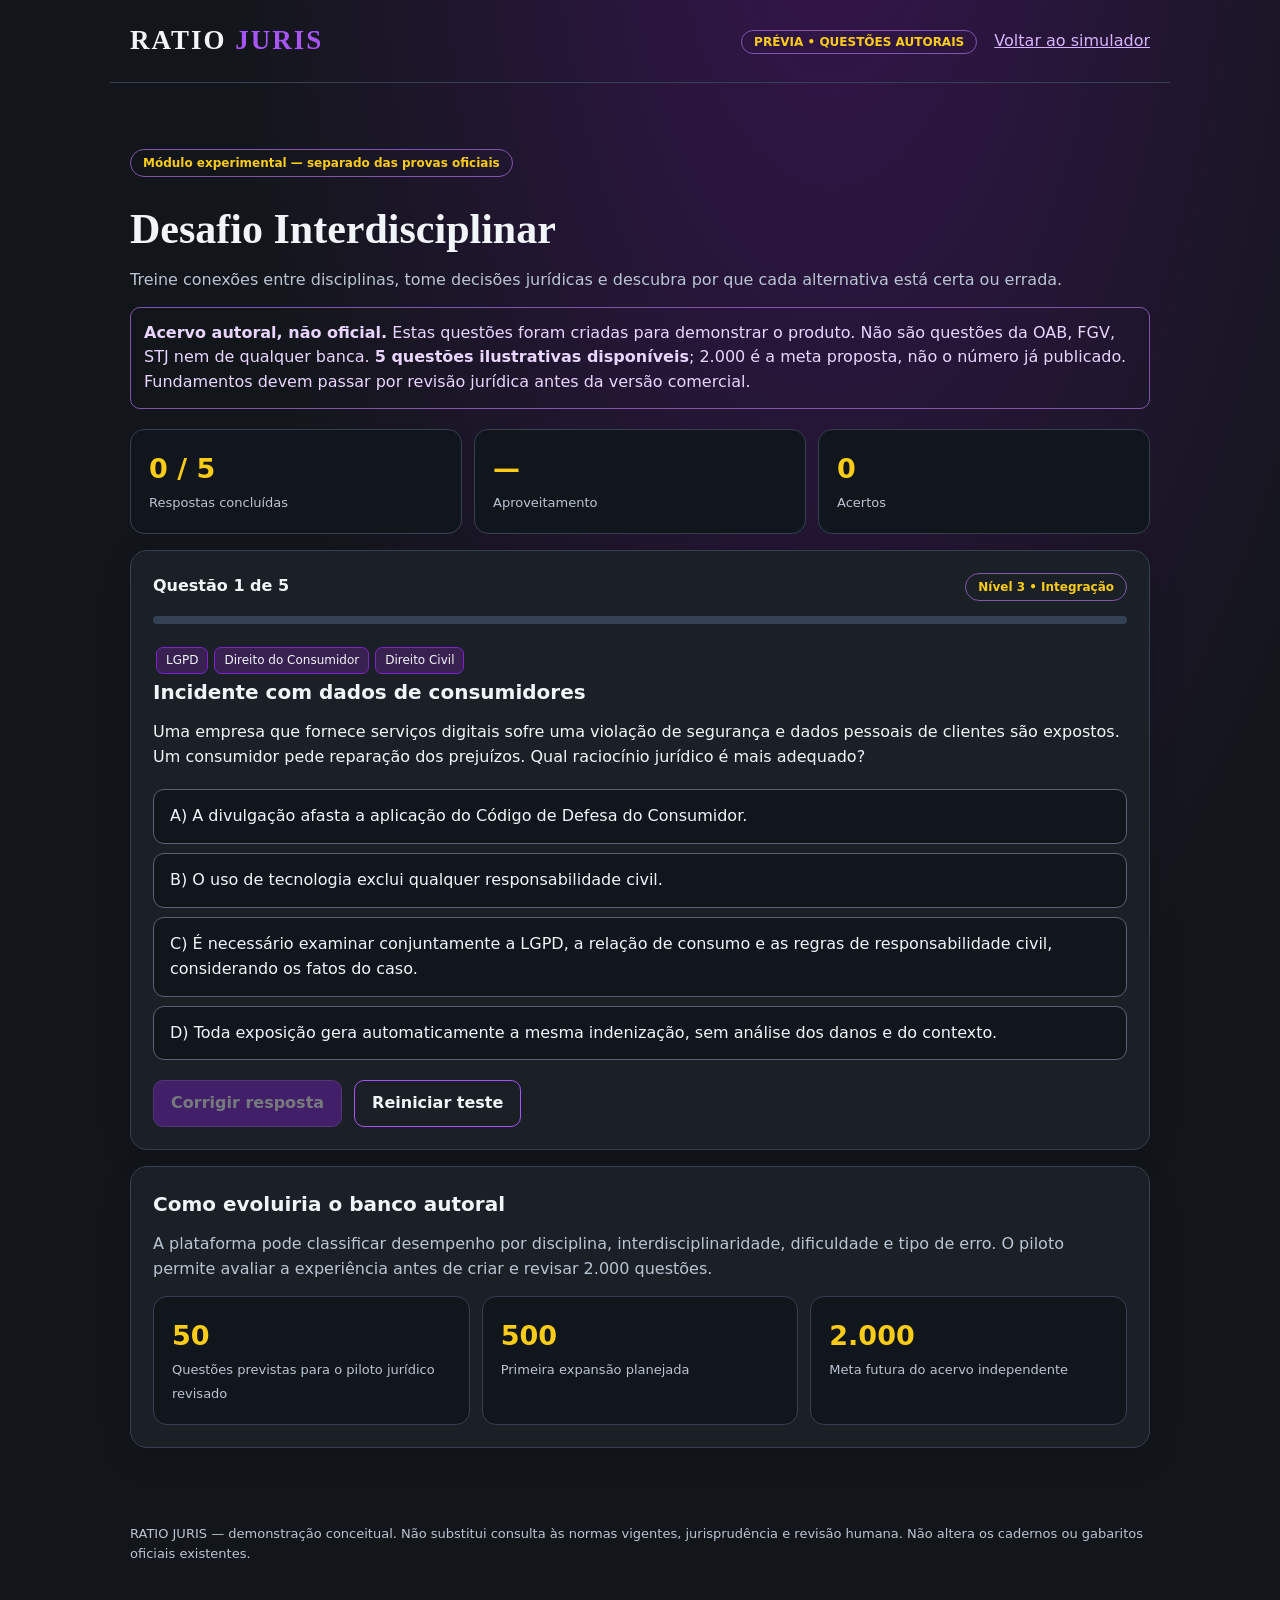
<file: desafio-interdisciplinar.html>
<!doctype html>
<html lang="pt-BR"><head><meta charset="utf-8"><meta name="viewport" content="width=device-width,initial-scale=1"><meta name="theme-color" content="#12161a"><title>RATIO JURIS | Desafio Interdisciplinar — Prévia</title>
<style>
:root{color-scheme:dark;--bg:#12161a;--panel:#1a2026;--edge:#354052;--purple:#a855f7;--gold:#facc15;--txt:#f1f5f9;--muted:#bac5d3}*{box-sizing:border-box}body{margin:0;background:radial-gradient(ellipse at 65% -10%,#35154d 0%,var(--bg) 52%);font:16px/1.55 system-ui,-apple-system,Segoe UI,sans-serif;color:var(--txt)}a{color:#d8b4fe}button,select{font:inherit}button{cursor:pointer}main,header{max-width:1060px;margin:auto;padding:20px}header{display:flex;justify-content:space-between;align-items:center;gap:20px;border-bottom:1px solid var(--edge)}.brand{font-family:Georgia,serif;font-weight:900;font-size:27px;letter-spacing:2px}.brand span{color:var(--purple)}.chip{border:1px solid #8055aa;border-radius:30px;padding:4px 12px;color:var(--gold);font-size:12px;font-weight:800}.hero{padding:38px 0 20px}h1{font:700 clamp(27px,4vw,42px)/1.15 Georgia,serif;margin:14px 0}h2{font-size:20px;margin:0 0 12px}p{margin:8px 0 14px}.muted{color:var(--muted)}.panel{background:var(--panel);border:1px solid var(--edge);border-radius:17px;padding:22px;margin:16px 0;box-shadow:0 10px 32px #0002}.grid{display:grid;grid-template-columns:repeat(3,minmax(0,1fr));gap:12px}.metric{background:#11161c;border:1px solid var(--edge);padding:18px;border-radius:14px}.metric strong{display:block;font-size:27px;color:var(--gold)}.metric span{font-size:13px;color:var(--muted)}.bar{height:8px;background:#344054;border-radius:10px;overflow:hidden}.bar span{display:block;background:linear-gradient(90deg,#7e22ce,#facc15);height:100%;width:0;transition:width .25s}.selection{display:grid;gap:9px;margin:20px 0}.choice{text-align:left;border:1px solid #566174;border-radius:11px;padding:14px 16px;background:#11161d;color:var(--txt);min-height:52px;transition:.15s}.choice:hover:not(:disabled),.choice:focus-visible{border-color:var(--purple);outline:2px solid #7e22ce}.choice.selected{border-color:var(--gold);background:#3d3150}.choice.correct{border-color:#34d399;background:#123d35}.choice.incorrect{border-color:#f87171;background:#4a2226}.actions{display:flex;gap:12px;flex-wrap:wrap} .primary,.secondary{border-radius:10px;min-height:46px;padding:10px 17px;font-weight:800;border:1px solid var(--purple)}.primary{background:#7e22ce;color:#fff}.primary:disabled{opacity:.4;cursor:not-allowed}.secondary{background:transparent;color:var(--txt)}.explain{border-left:4px solid var(--gold);background:#282332;padding:16px;border-radius:9px}.hidden{display:none!important}.small{font-size:13px}.tag{display:inline-block;background:#382050;border:1px solid #7e22ce;border-radius:7px;padding:3px 9px;margin:3px;font-size:12px}.note{border:1px solid #8055aa;border-radius:10px;padding:13px;color:#e9d5ff;margin-top:14px}ul{padding-left:22px}.finish{color:#d9f99d}footer{max-width:1060px;margin:20px auto 50px;padding:20px;color:var(--muted);font-size:13px}@media(max-width:700px){header{align-items:flex-start;flex-direction:column}.grid{grid-template-columns:1fr}.panel{padding:16px}main{padding:14px}.hero{padding:20px 0}}
</style></head><body><header><div class="brand">RATIO <span>JURIS</span></div><div><span class="chip">PRÉVIA • QUESTÕES AUTORAIS</span> <a href="/" style="margin-left:12px">Voltar ao simulador</a></div></header>
<main><div class="hero"><p class="chip" style="display:inline-block">Módulo experimental — separado das provas oficiais</p><h1>Desafio Interdisciplinar</h1><p class="muted">Treine conexões entre disciplinas, tome decisões jurídicas e descubra por que cada alternativa está certa ou errada.</p><div class="note"><strong>Acervo autoral, não oficial.</strong> Estas questões foram criadas para demonstrar o produto. Não são questões da OAB, FGV, STJ nem de qualquer banca. <strong>5 questões ilustrativas disponíveis</strong>; 2.000 é a meta proposta, não o número já publicado. Fundamentos devem passar por revisão jurídica antes da versão comercial.</div></div>
<div class="grid" aria-label="Estatísticas desta sessão"><div class="metric"><strong id="answered">0 / 5</strong><span>Respostas concluídas</span></div><div class="metric"><strong id="accuracy">—</strong><span>Aproveitamento</span></div><div class="metric"><strong id="correct">0</strong><span>Acertos</span></div></div>
<section class="panel" aria-label="Questão interdisciplinar"><div class="actions" style="justify-content:space-between;align-items:center"><strong id="counter">Questão 1 de 5</strong><span class="chip" id="level">Nível 2 • Conexões</span></div><div class="bar" style="margin:15px 0 20px"><span id="progress"></span></div><div id="subjects"></div><h2 id="heading"></h2><p id="stem"></p><div id="choices" class="selection" role="group" aria-label="Alternativas"></div><div class="actions"><button id="check" class="primary" disabled>Corrigir resposta</button><button id="next" class="secondary hidden">Próxima questão</button><button id="reset" class="secondary">Reiniciar teste</button></div>
<div id="feedback" class="explain hidden" role="status" aria-live="polite"><h2 id="feedbackTitle"></h2><p id="feedbackMessage"></p><p><strong>Por que esta alternativa?</strong> <span id="specific"></span></p><p><strong>Conexão entre as matérias:</strong> <span id="connection"></span></p><p><strong>Fundamentação para conferência:</strong></p><ul id="sources"></ul></div>
</section><section class="panel"><h2>Como evoluiria o banco autoral</h2><p class="muted">A plataforma pode classificar desempenho por disciplina, interdisciplinaridade, dificuldade e tipo de erro. O piloto permite avaliar a experiência antes de criar e revisar 2.000 questões.</p><div class="grid"><div class="metric"><strong>50</strong><span>Questões previstas para o piloto jurídico revisado</span></div><div class="metric"><strong>500</strong><span>Primeira expansão planejada</span></div><div class="metric"><strong>2.000</strong><span>Meta futura do acervo independente</span></div></div></section></main>
<footer>RATIO JURIS — demonstração conceitual. Não substitui consulta às normas vigentes, jurisprudência e revisão humana. Não altera os cadernos ou gabaritos oficiais existentes.</footer>
<script>
"use strict";
const L={lgpd:"https://www.planalto.gov.br/ccivil_03/_ato2015-2018/2018/lei/l13709.htm",cdc:"https://www.planalto.gov.br/ccivil_03/leis/l8078compilado.htm",cc:"https://www.planalto.gov.br/ccivil_03/leis/2002/l10406compilada.htm",cf:"https://www.planalto.gov.br/ccivil_03/constituicao/constituicao.htm",oab:"https://www.planalto.gov.br/ccivil_03/leis/l8906.htm",adm:"https://www.planalto.gov.br/ccivil_03/leis/l9784.htm",amb:"https://www.planalto.gov.br/ccivil_03/leis/l9605.htm"};
const questions=[
{title:"Incidente com dados de consumidores",subjects:["LGPD","Direito do Consumidor","Direito Civil"],level:"Nível 3 • Integração",stem:"Uma empresa que fornece serviços digitais sofre uma violação de segurança e dados pessoais de clientes são expostos. Um consumidor pede reparação dos prejuízos. Qual raciocínio jurídico é mais adequado?",options:["A divulgação afasta a aplicação do Código de Defesa do Consumidor.","O uso de tecnologia exclui qualquer responsabilidade civil.","É necessário examinar conjuntamente a LGPD, a relação de consumo e as regras de responsabilidade civil, considerando os fatos do caso.","Toda exposição gera automaticamente a mesma indenização, sem análise dos danos e do contexto."],answer:2,why:["A LGPD não elimina a proteção consumerista quando houver relação de consumo.","A tecnologia empregada não cria imunidade geral por danos.","Correto: os regimes podem coexistir e precisam ser aplicados conforme o caso concreto.","A responsabilidade e a reparação não devem ser determinadas por afirmação absoluta sem exame jurídico dos fatos."],connection:"Proteção de dados + deveres do fornecedor + responsabilidade e reparação.",sources:[["LGPD — art. 42 e seguintes",L.lgpd],["CDC — art. 14",L.cdc],["Código Civil — arts. 186 e 927",L.cc]]},
{title:"Magistratura e exercício da advocacia",subjects:["Ética Profissional","Constitucional"],level:"Nível 2 • Conexões",stem:"Um magistrado em exercício requer licença temporária e pretende voltar a advogar durante o afastamento. Qual premissa deve orientar a análise?",options:["A licença temporária extingue automaticamente a incompatibilidade.","A incompatibilidade legal deve ser analisada considerando que ela permanece mesmo durante o afastamento temporário do cargo.","O magistrado fica sujeito apenas a impedimento parcial de atuar em seu próprio tribunal.","O retorno depende somente de autorização particular de um cliente."],answer:1,why:["A licença temporária, por si só, não extingue a incompatibilidade legal.","Correto: o Estatuto da Advocacia mantém a incompatibilidade mesmo durante afastamento temporário.","O exercício da magistratura é hipótese de incompatibilidade, e não mero impedimento parcial.","O consentimento de cliente não supera a vedação legal."],connection:"Ética da advocacia + incompatibilidades profissionais relacionadas ao exercício de função pública.",sources:[["Estatuto da Advocacia — art. 28, II e § 1º",L.oab]]},
{title:"Defesa em processo administrativo",subjects:["Constitucional","Administrativo"],level:"Nível 2 • Conexões",stem:"Um órgão federal pretende aplicar sanção administrativa a uma pessoa sem lhe oferecer oportunidade adequada de manifestação. Qual caminho jurídico é mais consistente?",options:["A autoridade pode afastar o contraditório sempre que considerar a sanção necessária.","O processo administrativo dispensa qualquer motivação da decisão.","Devem ser observados contraditório, ampla defesa e as garantias pertinentes ao processo administrativo.","A possibilidade de recurso judicial elimina a necessidade de defesa administrativa."],answer:2,why:["A convicção da autoridade não afasta garantias constitucionais.","A motivação é exigência relevante nas hipóteses legais aplicáveis.","Correto: garantias constitucionais e regras do processo administrativo devem ser consideradas em conjunto.","A tutela judicial não substitui automaticamente as garantias do procedimento administrativo."],connection:"Art. 5º da Constituição + princípios e direitos processuais da Lei 9.784/1999.",sources:[["Constituição — art. 5º, LV",L.cf],["Lei 9.784/1999 — arts. 2º e 3º",L.adm]]},
{title:"Dano ambiental em atividade empresarial",subjects:["Ambiental","Constitucional","Empresarial"],level:"Nível 3 • Integração",stem:"Uma indústria é investigada por dano ambiental decorrente de sua atividade. Qual proposição orienta melhor a avaliação das possíveis consequências jurídicas?",options:["Uma eventual multa administrativa exclui automaticamente todas as demais consequências.","A proteção ambiental pode envolver consequências civis, administrativas e penais, conforme seus pressupostos jurídicos próprios.","A personalidade jurídica da empresa impede qualquer obrigação de reparar danos ambientais.","A legislação ambiental não se aplica a atividades econômicas."],answer:1,why:["As diferentes esferas podem coexistir, respeitados seus requisitos próprios.","Correto: a Constituição contempla sanções penais e administrativas sem afastar a obrigação de reparar danos.","A pessoa jurídica não recebe uma imunidade geral à reparação ambiental.","A atividade empresarial está sujeita às normas de proteção ambiental."],connection:"Dever constitucional de proteção ambiental + responsabilidade decorrente de atividade econômica.",sources:[["Constituição — art. 225, § 3º",L.cf],["Lei 9.605/1998",L.amb]]},
{title:"Dados pessoais no processo seletivo",subjects:["LGPD","Trabalho","Constitucional"],level:"Nível 3 • Integração",stem:"Uma empresa coleta dados pessoais de candidatos a emprego para seleção. Depois, pretende utilizá-los para finalidade distinta, sem avaliar sua base legal ou transparência. Qual análise é a mais adequada?",options:["A LGPD deixa de valer porque ainda não existe contrato de trabalho.","O simples recebimento do currículo autoriza qualquer tratamento futuro, para toda finalidade.","A empresa deve examinar base legal, finalidade, necessidade e transparência do tratamento, inclusive no recrutamento.","O direito à privacidade não se aplica a processos seletivos conduzidos por empresas privadas."],answer:2,why:["A inexistência de vínculo empregatício não torna a LGPD inaplicável ao tratamento de dados pessoais.","O envio de currículo não implica autorização ilimitada para qualquer finalidade.","Correto: os princípios e bases legais da LGPD devem ser avaliados no contexto concreto.","Direitos de personalidade e proteção de dados não desaparecem no recrutamento."],connection:"Proteção de dados pessoais + relações pré-contratuais + direitos fundamentais.",sources:[["LGPD — arts. 6º e 7º",L.lgpd],["Constituição — art. 5º, X e LXXIX",L.cf]]}
];
let index=0,picked=-1,graded=false,correct=0,answered=0;
const el=id=>document.getElementById(id);
function update(){el("answered").textContent=answered+" / "+questions.length;el("correct").textContent=String(correct);el("accuracy").textContent=answered?Math.round(100*correct/answered)+"%":"—";el("progress").style.width=(100*answered/questions.length)+"%"}
function render(){const q=questions[index];picked=-1;graded=false;el("counter").textContent="Questão "+(index+1)+" de "+questions.length;el("level").textContent=q.level;el("heading").textContent=q.title;el("stem").textContent=q.stem;el("subjects").replaceChildren(...q.subjects.map(s=>{const e=document.createElement("span");e.className="tag";e.textContent=s;return e}));el("choices").replaceChildren(...q.options.map((label,i)=>{const b=document.createElement("button");b.className="choice";b.textContent=String.fromCharCode(65+i)+") "+label;b.addEventListener("click",()=>{if(graded)return;picked=i;el("check").disabled=false;for(const child of el("choices").children)child.classList.remove("selected");b.classList.add("selected")});return b}));el("check").disabled=true;el("check").classList.remove("hidden");el("next").classList.add("hidden");el("next").textContent=index===questions.length-1?"Concluir demonstração":"Próxima questão";el("feedback").classList.add("hidden");update()}
el("check").addEventListener("click",()=>{if(graded||picked<0)return;graded=true;answered++;const q=questions[index];const right=picked===q.answer;if(right)correct++;Array.from(el("choices").children).forEach((b,i)=>{b.disabled=true;if(i===q.answer)b.classList.add("correct");if(i===picked&&!right)b.classList.add("incorrect")});el("feedbackTitle").textContent=right?"Resposta correta":"Vamos entender o erro";el("feedbackMessage").textContent="Alternativa correta: "+String.fromCharCode(65+q.answer)+".";el("specific").textContent=q.why[picked];el("connection").textContent=q.connection;el("sources").replaceChildren(...q.sources.map(([title,link])=>{const li=document.createElement("li"),a=document.createElement("a");a.textContent=title;a.href=link;a.target="_blank";a.rel="noopener noreferrer";li.append(a);return li}));el("feedback").classList.remove("hidden");el("check").classList.add("hidden");el("next").classList.remove("hidden");update()});
el("next").addEventListener("click",()=>{if(index<questions.length-1){index++;render();}else{el("heading").textContent="Demonstração concluída";el("stem").textContent="Você acertou "+correct+" de "+questions.length+" questões. Esta versão mostra o conceito do treinamento autoral e não constitui certificação de proficiência.";el("counter").textContent="Resultados";el("choices").replaceChildren();el("subjects").replaceChildren();el("level").textContent="Fim da prévia";el("feedback").classList.add("hidden");el("next").classList.add("hidden");}});
el("reset").addEventListener("click",()=>{index=0;picked=-1;correct=0;answered=0;render()});render();
</script></body></html>
</file>
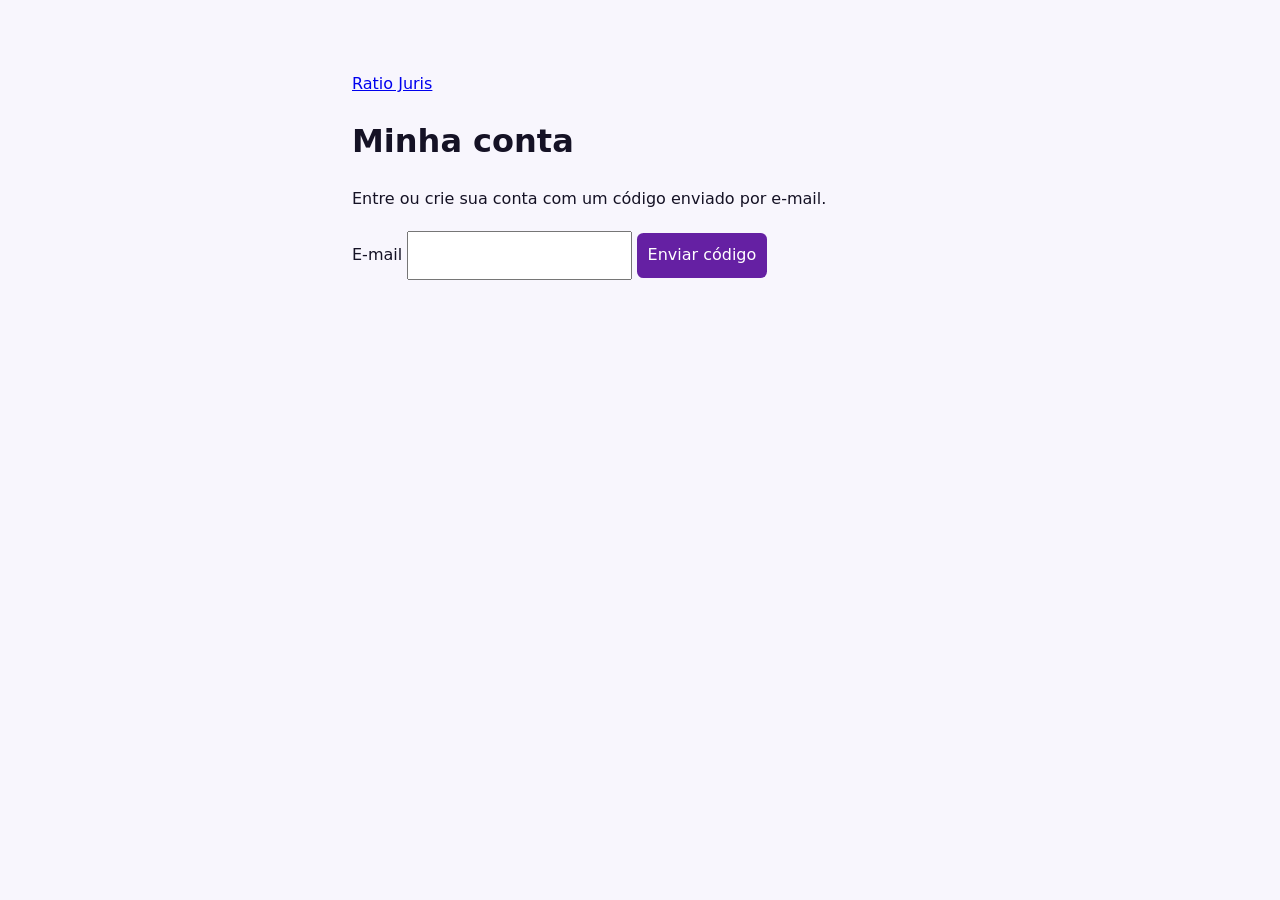
<file: minha-conta.html>
<!doctype html>
<html lang="pt-BR">
<meta charset="utf-8">
<meta name="viewport" content="width=device-width, initial-scale=1">
<title>Minha conta | Ratio Juris</title>
<style>
  body { font: 1rem/1.5 system-ui; color: #151225; background: #f8f6fd; margin: 0; }
  main { max-width: 36rem; margin: 3rem auto; padding: 1.5rem; }
  form { margin: 1rem 0; }
  input, button { font: inherit; padding: .65rem; margin: .25rem 0; }
  button { background: #6520a3; color: white; border: 0; border-radius: .4rem; }
  button:disabled { opacity: .65; }
</style>
<main>
  <a href="/">Ratio Juris</a>
  <h1>Minha conta</h1>
  <p>Entre ou crie sua conta com um código enviado por e-mail.</p>
  <form id="email-form">
    <label for="email">E-mail</label>
    <input id="email" type="email" autocomplete="email" required>
    <button>Enviar código</button>
  </form>
  <form id="code-form" hidden>
    <label for="code">Código recebido por e-mail</label>
    <input id="code" inputmode="numeric" autocomplete="one-time-code" pattern="[0-9]+" required>
    <button>Confirmar código</button>
  </form>
  <section id="account" hidden>
    <h2>Meu acesso</h2>
    <p id="access"></p>
    <button type="button" data-plan="mensal">Testar plano mensal · R$ 99</button>
    <button type="button" data-plan="anual">Testar plano anual · R$ 370</button>
    <button type="button" id="refresh">Atualizar situação</button>
    <button type="button" id="logout">Sair</button>
  </section>
  <p id="message" role="status"></p>
</main>
<script type="module">
const api = '/api/acesso-mercado-pago';
const emailForm = document.querySelector('#email-form');
const codeForm = document.querySelector('#code-form');
const account = document.querySelector('#account');
const message = document.querySelector('#message');
const storageKey = 'ratio-juris-homologacao-session';
let email;
let token = sessionStorage.getItem(storageKey);

async function request(url, headers, body) {
  const options = body ? { method: 'POST', body: JSON.stringify(body) } : {};
  const response = await fetch(url, { ...options, headers: { 'Content-Type': 'application/json', ...headers } });
  if (!response.ok) throw new Error(String(response.status));
  return response.json();
}

async function auth(action, body) {
  const { authUrl, publicKey } = await request(api + '?action=config');
  return request(authUrl + '/auth/v1/' + action, { apikey: publicKey }, body);
}

async function showAccess() {
  const { access } = await request(api, { Authorization: 'Bearer ' + token });
  emailForm.hidden = codeForm.hidden = true;
  account.hidden = false;
  document.querySelector('#access').textContent = access
    ? 'Plano ' + access.plan + ' ativo até ' + new Date(access.access_until).toLocaleString('pt-BR')
    : 'Nenhum plano ativo.';
}

function signOut() {
  sessionStorage.removeItem(storageKey);
  token = undefined;
  account.hidden = codeForm.hidden = true;
  emailForm.hidden = false;
  message.textContent = '';
}

function run(element, action, failure) {
  element.disabled = true;
  message.textContent = '';
  return action().catch(error => {
    message.textContent = failure;
    return error;
  }).finally(() => { element.disabled = false; });
}

emailForm.addEventListener('submit', event => {
  event.preventDefault();
  const destination = document.querySelector('#email').value.trim();
  codeForm.hidden = true;
  run(event.submitter, async () => {
    await auth('otp', { email: destination, create_user: true });
    email = destination;
    codeForm.reset();
    codeForm.hidden = false;
    message.textContent = 'Confira seu e-mail para ver o código.';
  }, 'O código não pôde ser enviado. Tente novamente.');
});

codeForm.addEventListener('submit', event => {
  event.preventDefault();
  run(event.submitter, async () => {
    const result = await auth('verify', { email, token: document.querySelector('#code').value, type: 'email' });
    token = result.access_token;
    sessionStorage.setItem(storageKey, token);
    await showAccess();
  }, 'Não foi possível entrar. Confira o código ou solicite outro.');
});

document.querySelector('#refresh').addEventListener('click', event =>
  run(event.currentTarget, showAccess, 'Não foi possível consultar o acesso.'));
document.querySelector('#logout').addEventListener('click', signOut);
for (const button of account.querySelectorAll('[data-plan]')) {
  button.addEventListener('click', () => run(button, async () => {
    const checkout = await request(api, { Authorization: 'Bearer ' + token }, { plan: button.dataset.plan });
    location.assign(checkout.url);
  }, 'Não foi possível abrir o checkout de teste.'));
}

if (token) showAccess().catch(error => {
  if (error.message === '401') signOut();
  message.textContent = 'Não foi possível recuperar a sessão. Entre novamente.';
});
</script>
</html>
</file>
